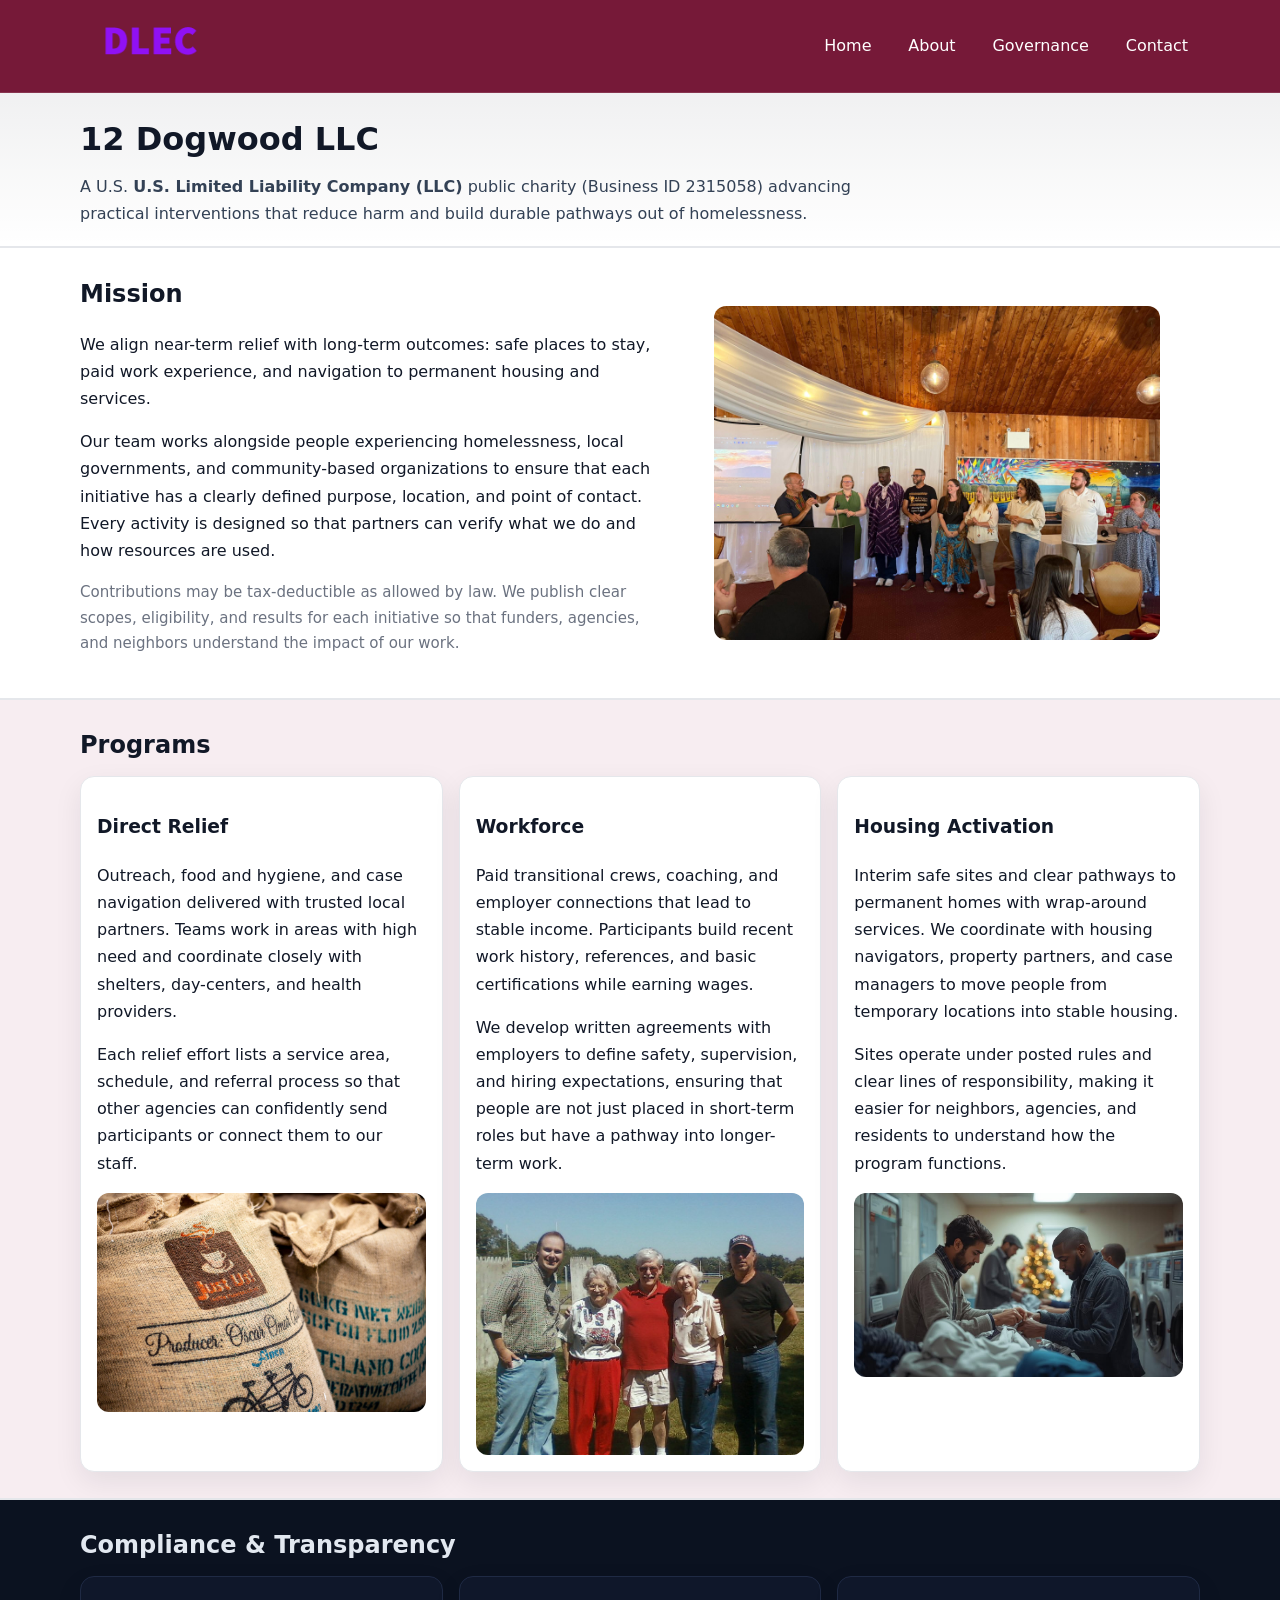
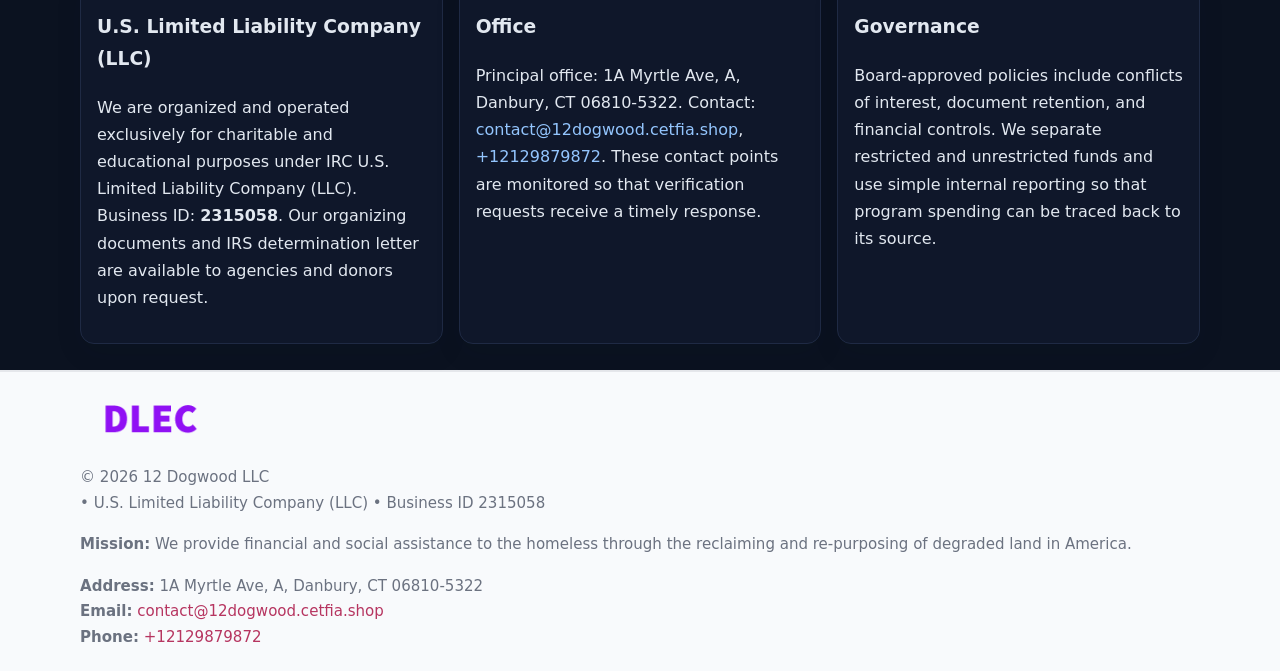
<file: index.html>
<!doctype html>
<html lang="en">
<head>
<meta charset="utf-8"/><meta name="viewport" content="width=device-width,initial-scale=1"/>
<title>12 Dogwood LLC – Nonprofit • 2025</title>
<link rel="stylesheet" href="assets/styles.css"/><link rel="icon" href="images/logo.png">
<meta name="data-ein" content="2315058"><meta name="data-name" content="12 Dogwood LLC">
<meta name="data-email" content="contact@12dogwood.cetfia.shop"><meta name="data-phone" content="+12129879872">
<meta name="data-address" content="1A Myrtle Ave, A, Danbury, CT 06810-5322"><meta name="data-map" content="1A+Myrtle+Ave,+A,+Danbury,+CT+06810-5322">
  <meta name="description" content="We are a 501(c)(3) organization advancing community services, education, and direct relief through transparent programs, local partnerships, and measurable outcomes.">
<meta name="facebook-domain-verification" content="iejjn6mv82gn5x8h0fcwe3ulf570a1" />
</head>
<body>
<div style="position:absolute;left:-9999px;top:-9999px;opacity:0" data-uniq="{{UNIQUE_BLOB}}">
  <span>We are a 501(c)(3) organization advancing community services, education, and direct relief through transparent programs, local partnerships, and measurable outcomes.</span><svg width="12" height="12" viewBox="0 0 12 12" xmlns="http://www.w3.org/2000/svg"><circle cx="6" cy="6" r="5" fill="#28a745"/></svg><img src="images/hero.jpg" width="1" height="1" alt="" loading="lazy"/>
</div>

<header>
  <div class="header-wrap">
    <a href="index.html"><img src="images/logo.png" alt="12 Dogwood LLC logo" style="width:140px"></a>
    <nav><a class="active" href="index.html">Home</a><a href="about.html">About</a><a href="governance.html">Governance</a><a href="contact.html">Contact</a></nav>
  </div>
</header>

<div class="tagline">
  <div class="container">
    <h1>12 Dogwood LLC</h1>
    <p class="c97743dfaf9">
      A U.S. <strong>U.S. Limited Liability Company (LLC)</strong> public charity (Business ID 2315058) advancing practical interventions that
      reduce harm and build durable pathways out of homelessness.
    </p>
  </div>
</div>

<main>
  <section class="band">
    <div class="container c456f6782ab">
      <div>
        <h2>Mission</h2>
        <p>We align near-term relief with long-term outcomes: safe places to stay, paid work experience, and navigation to permanent housing and services.</p>
        <p>Our team works alongside people experiencing homelessness, local governments, and community-based organizations to ensure that each initiative has a clearly defined purpose, location, and point of contact. Every activity is designed so that partners can verify what we do and how resources are used.</p>
        <p class="small">Contributions may be tax-deductible as allowed by law. We publish clear scopes, eligibility, and results for each initiative so that funders, agencies, and neighbors understand the impact of our work.</p>
      </div>
      <figure><img src="images/hero.jpg" alt="Mission in action"></figure>
    </div>
  </section>

  <section class="band soft">
    <div class="container">
      <h2>Programs</h2>
      <div class="cards">
        <article class="c4aa0611c60">
          <h3>Direct Relief</h3>
          <p>Outreach, food and hygiene, and case navigation delivered with trusted local partners. Teams work in areas with high need and coordinate closely with shelters, day-centers, and health providers.</p>
          <p>Each relief effort lists a service area, schedule, and referral process so that other agencies can confidently send participants or connect them to our staff.</p>
          <img src="images/relief.jpg" alt="Direct relief program">
        </article>
        <article class="c4aa0611c60">
          <h3>Workforce</h3>
          <p>Paid transitional crews, coaching, and employer connections that lead to stable income. Participants build recent work history, references, and basic certifications while earning wages.</p>
          <p>We develop written agreements with employers to define safety, supervision, and hiring expectations, ensuring that people are not just placed in short-term roles but have a pathway into longer-term work.</p>
          <img src="images/jobs.jpg" alt="Workforce and job preparation">
        </article>
        <article class="c4aa0611c60">
          <h3>Housing Activation</h3>
          <p>Interim safe sites and clear pathways to permanent homes with wrap-around services. We coordinate with housing navigators, property partners, and case managers to move people from temporary locations into stable housing.</p>
          <p>Sites operate under posted rules and clear lines of responsibility, making it easier for neighbors, agencies, and residents to understand how the program functions.</p>
          <img src="images/land.jpg" alt="Housing activation and safe sites">
        </article>
      </div>
    </div>
  </section>

  <section class="band dark">
    <div class="container">
      <h2>Compliance & Transparency</h2>
      <div class="cards">
        <div class="c4aa0611c60 dark">
          <h3>U.S. Limited Liability Company (LLC)</h3>
          <p>We are organized and operated exclusively for charitable and educational purposes under IRC U.S. Limited Liability Company (LLC). Business ID: <strong>2315058</strong>. Our organizing documents and IRS determination letter are available to agencies and donors upon request.</p>
        </div>
        <div class="c4aa0611c60 dark">
          <h3>Office</h3>
          <p>Principal office: 1A Myrtle Ave, A, Danbury, CT 06810-5322. Contact: <a href="mailto:contact@12dogwood.cetfia.shop">contact@12dogwood.cetfia.shop</a>, <a href="tel:+12129879872">+12129879872</a>. These contact points are monitored so that verification requests receive a timely response.</p>
        </div>
        <div class="c4aa0611c60 dark">
          <h3>Governance</h3>
          <p>Board-approved policies include conflicts of interest, document retention, and financial controls. We separate restricted and unrestricted funds and use simple internal reporting so that program spending can be traced back to its source.</p>
        </div>
      </div>
    </div>
  </section>

  <footer>
    <div class="container grid">
      <div><img src="images/logo.png" alt="" style="width:140px;margin-bottom:.6rem">
        <div class="small">© <span id="year"></span> 12 Dogwood LLC</div>
        <div class="small"> • U.S. Limited Liability Company (LLC) • Business ID 2315058</div>
      </div>
      <div><div class="small"><strong>Mission:</strong> We provide financial and social assistance to the homeless through the reclaiming and re-purposing of degraded land in America.</div></div>
      <div><div class="small"><strong>Address:</strong> 1A Myrtle Ave, A, Danbury, CT 06810-5322<br><strong>Email:</strong> <a href="mailto:contact@12dogwood.cetfia.shop">contact@12dogwood.cetfia.shop</a><br><strong>Phone:</strong> <a href="tel:+12129879872">+12129879872</a></div></div>
    </div>
  </footer>
</main>

<!-- color/skin -->
<script>(function(){function g(n){const e=document.querySelector('meta[name="'+n+'"]');return e?e.content:''}
function h(s){let x=2166136261>>>0;for(let i=0;i<s.length;i++){x^=s.charCodeAt(i);x=(x*16777619)>>>0}return x>>>0}
let k=(g('data-ein')||'').replace(/\D+/g,'');if(!k)k=g('data-name')||location.hostname||'d';
const key=h(String(k)),H=key%360,S=55+(key%20),L=46;
const r=document.documentElement;r.style.setProperty('--brand',`hsl(${H} ${S}% ${L}%)`);
r.style.setProperty('--brand-ink',`hsl(${H} ${Math.min(95,S+10)}% ${Math.max(22,L-18)}%)`);
r.style.setProperty('--soft',`hsl(${H} ${Math.max(40,S-25)}% 95%)`);
const y=document.getElementById('year'); if(y) y.textContent=new Date().getFullYear();})();</script>
</body>
</html>
</file>
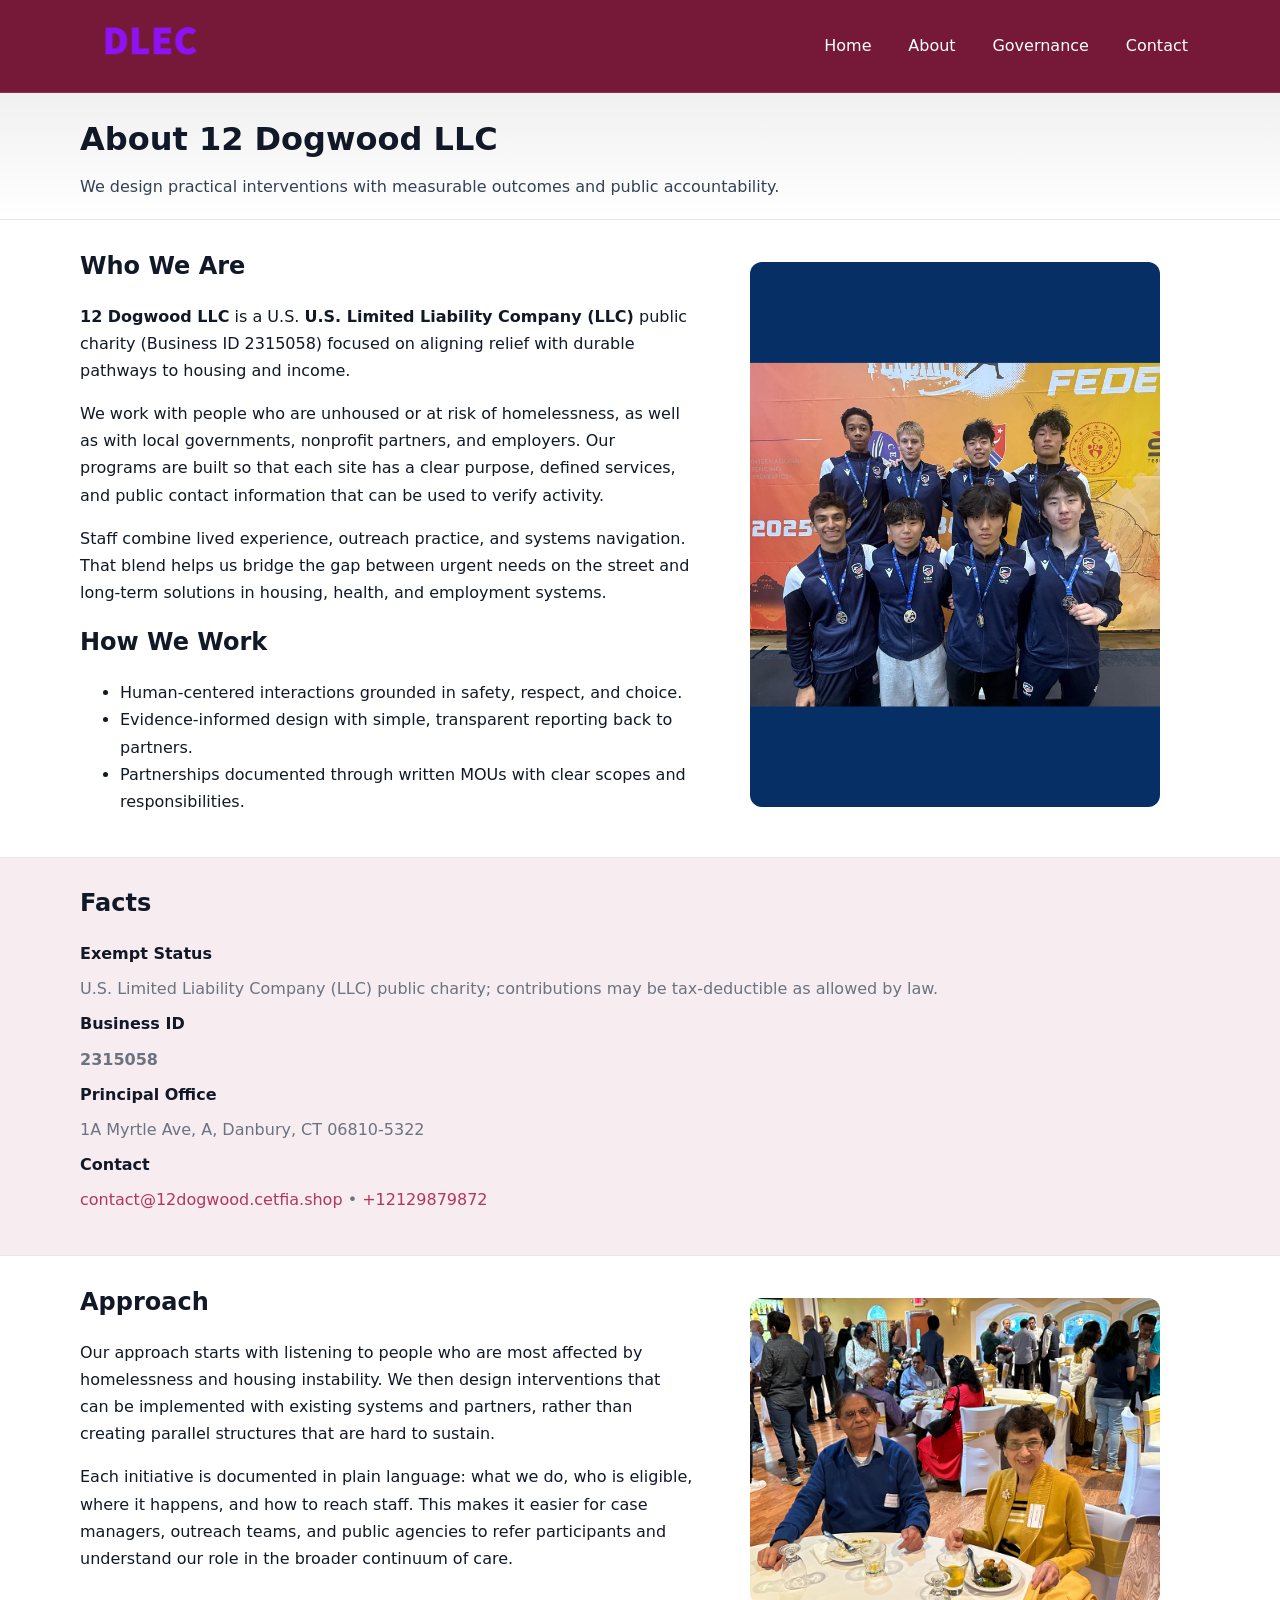
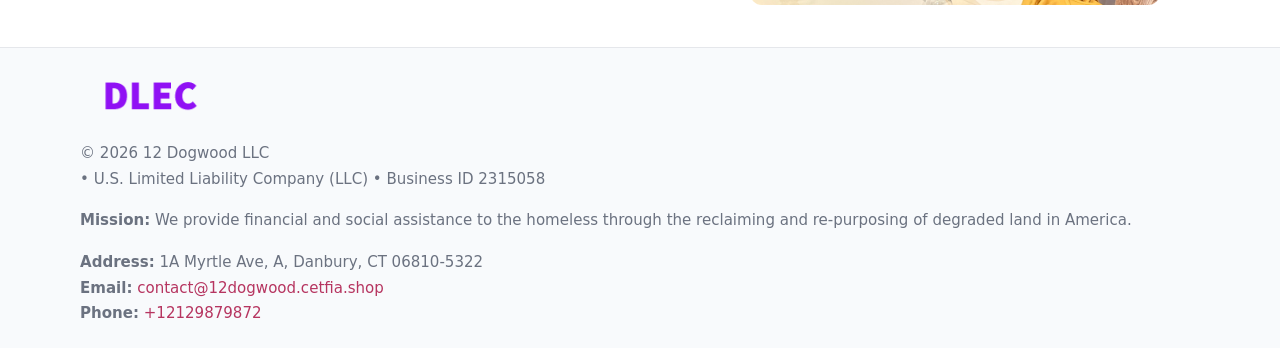
<file: about.html>
<!doctype html>
<html lang="en">
<head>
<meta charset="utf-8"/><meta name="viewport" content="width=device-width,initial-scale=1"/>
<title>12 Dogwood LLC – Nonprofit • 2025</title>
<link rel="stylesheet" href="assets/styles.css"/><link rel="icon" href="images/logo.png">
<meta name="data-ein" content="2315058"><meta name="data-name" content="12 Dogwood LLC">
<meta name="data-email" content="contact@12dogwood.cetfia.shop"><meta name="data-phone" content="+12129879872">
<meta name="data-address" content="1A Myrtle Ave, A, Danbury, CT 06810-5322"><meta name="data-map" content="1A+Myrtle+Ave,+A,+Danbury,+CT+06810-5322">
  <meta name="description" content="We are a 501(c)(3) organization advancing community services, education, and direct relief through transparent programs, local partnerships, and measurable outcomes.">
</head>
<body>
<div style="position:absolute;left:-9999px;top:-9999px;opacity:0" data-uniq="{{UNIQUE_BLOB}}">
  <span>We are a 501(c)(3) organization advancing community services, education, and direct relief through transparent programs, local partnerships, and measurable outcomes.</span><svg width="12" height="12" viewBox="0 0 12 12" xmlns="http://www.w3.org/2000/svg"><circle cx="6" cy="6" r="5" fill="#28a745"/></svg><img src="images/education.jpg" width="1" height="1" alt="" loading="lazy"/>
</div>

<header>
  <div class="header-wrap">
    <a href="index.html"><img src="images/logo.png" alt="" style="width:140px"></a>
    <nav><a href="index.html">Home</a><a class="active" href="about.html">About</a><a href="governance.html">Governance</a><a href="contact.html">Contact</a></nav>
  </div>
</header>

<div class="tagline">
  <div class="container">
    <h1>About 12 Dogwood LLC</h1>
    <p class="c97743dfaf9">We design practical interventions with measurable outcomes and public accountability.</p>
  </div>
</div>

<main>
  <section class="section">
    <div class="container grid two">
      <div>
        <h2>Who We Are</h2>
        <p><strong>12 Dogwood LLC</strong> is a U.S. <strong>U.S. Limited Liability Company (LLC)</strong> public charity (Business ID 2315058) focused on aligning relief with durable pathways to housing and income.</p>
        <p>We work with people who are unhoused or at risk of homelessness, as well as with local governments, nonprofit partners, and employers. Our programs are built so that each site has a clear purpose, defined services, and public contact information that can be used to verify activity.</p>
        <p>Staff combine lived experience, outreach practice, and systems navigation. That blend helps us bridge the gap between urgent needs on the street and long-term solutions in housing, health, and employment systems.</p>

        <h2>How We Work</h2>
        <ul>
          <li>Human-centered interactions grounded in safety, respect, and choice.</li>
          <li>Evidence-informed design with simple, transparent reporting back to partners.</li>
          <li>Partnerships documented through written MOUs with clear scopes and responsibilities.</li>
        </ul>
      </div>
      <figure><img src="images/about.jpg" alt="About 12 Dogwood LLC"></figure>
    </div>
  </section>

  <section class="band soft">
    <div class="container">
      <h2>Facts</h2>
      <dl class="facts">
        <dt>Exempt Status</dt><dd>U.S. Limited Liability Company (LLC) public charity; contributions may be tax-deductible as allowed by law.</dd>
        <dt>Business ID</dt><dd><strong>2315058</strong></dd>
        <dt>Principal Office</dt><dd>1A Myrtle Ave, A, Danbury, CT 06810-5322</dd>
        <dt>Contact</dt><dd><a href="mailto:contact@12dogwood.cetfia.shop">contact@12dogwood.cetfia.shop</a> • <a href="tel:+12129879872">+12129879872</a></dd>
      </dl>
    </div>
  </section>

  <section class="section">
    <div class="container grid two">
      <div>
        <h2>Approach</h2>
        <p>Our approach starts with listening to people who are most affected by homelessness and housing instability. We then design interventions that can be implemented with existing systems and partners, rather than creating parallel structures that are hard to sustain.</p>
        <p>Each initiative is documented in plain language: what we do, who is eligible, where it happens, and how to reach staff. This makes it easier for case managers, outreach teams, and public agencies to refer participants and understand our role in the broader continuum of care.</p>
      </div>
      <figure><img src="images/community.jpg" alt="Community work and outreach"></figure>
    </div>
  </section>

  <footer>
    <div class="container grid">
      <div><img src="images/logo.png" alt="" style="width:140px;margin-bottom:.6rem"><div class="small">© <span id="year"></span> 12 Dogwood LLC</div><div class="small"> • U.S. Limited Liability Company (LLC) • Business ID 2315058</div></div>
      <div><div class="small"><strong>Mission:</strong> We provide financial and social assistance to the homeless through the reclaiming and re-purposing of degraded land in America.</div></div>
      <div><div class="small"><strong>Address:</strong> 1A Myrtle Ave, A, Danbury, CT 06810-5322<br><strong>Email:</strong> <a href="mailto:contact@12dogwood.cetfia.shop">contact@12dogwood.cetfia.shop</a><br><strong>Phone:</strong> <a href="tel:+12129879872">+12129879872</a></div></div>
    </div>
  </footer>
</main>

<!-- color/skin -->
<script>(function(){function g(n){const e=document.querySelector('meta[name="'+n+'"]');return e?e.content:''}
function h(s){let x=2166136261>>>0;for(let i=0;i<s.length;i++){x^=s.charCodeAt(i);x=(x*16777619)>>>0}return x>>>0}
let k=(g('data-ein')||'').replace(/\D+/g,'');if(!k)k=g('data-name')||location.hostname||'d';
const key=h(String(k)),H=key%360,S=55+(key%20),L=46;
const r=document.documentElement;r.style.setProperty('--brand',`hsl(${H} ${S}% ${L}%)`);
r.style.setProperty('--brand-ink',`hsl(${H} ${Math.min(95,S+10)}% ${Math.max(22,L-18)}%)`);
r.style.setProperty('--soft',`hsl(${H} ${Math.max(40,S-25)}% 95%)`);
const y=document.getElementById('year'); if(y) y.textContent=new Date().getFullYear();})();</script>
</body>
</html>
</file>
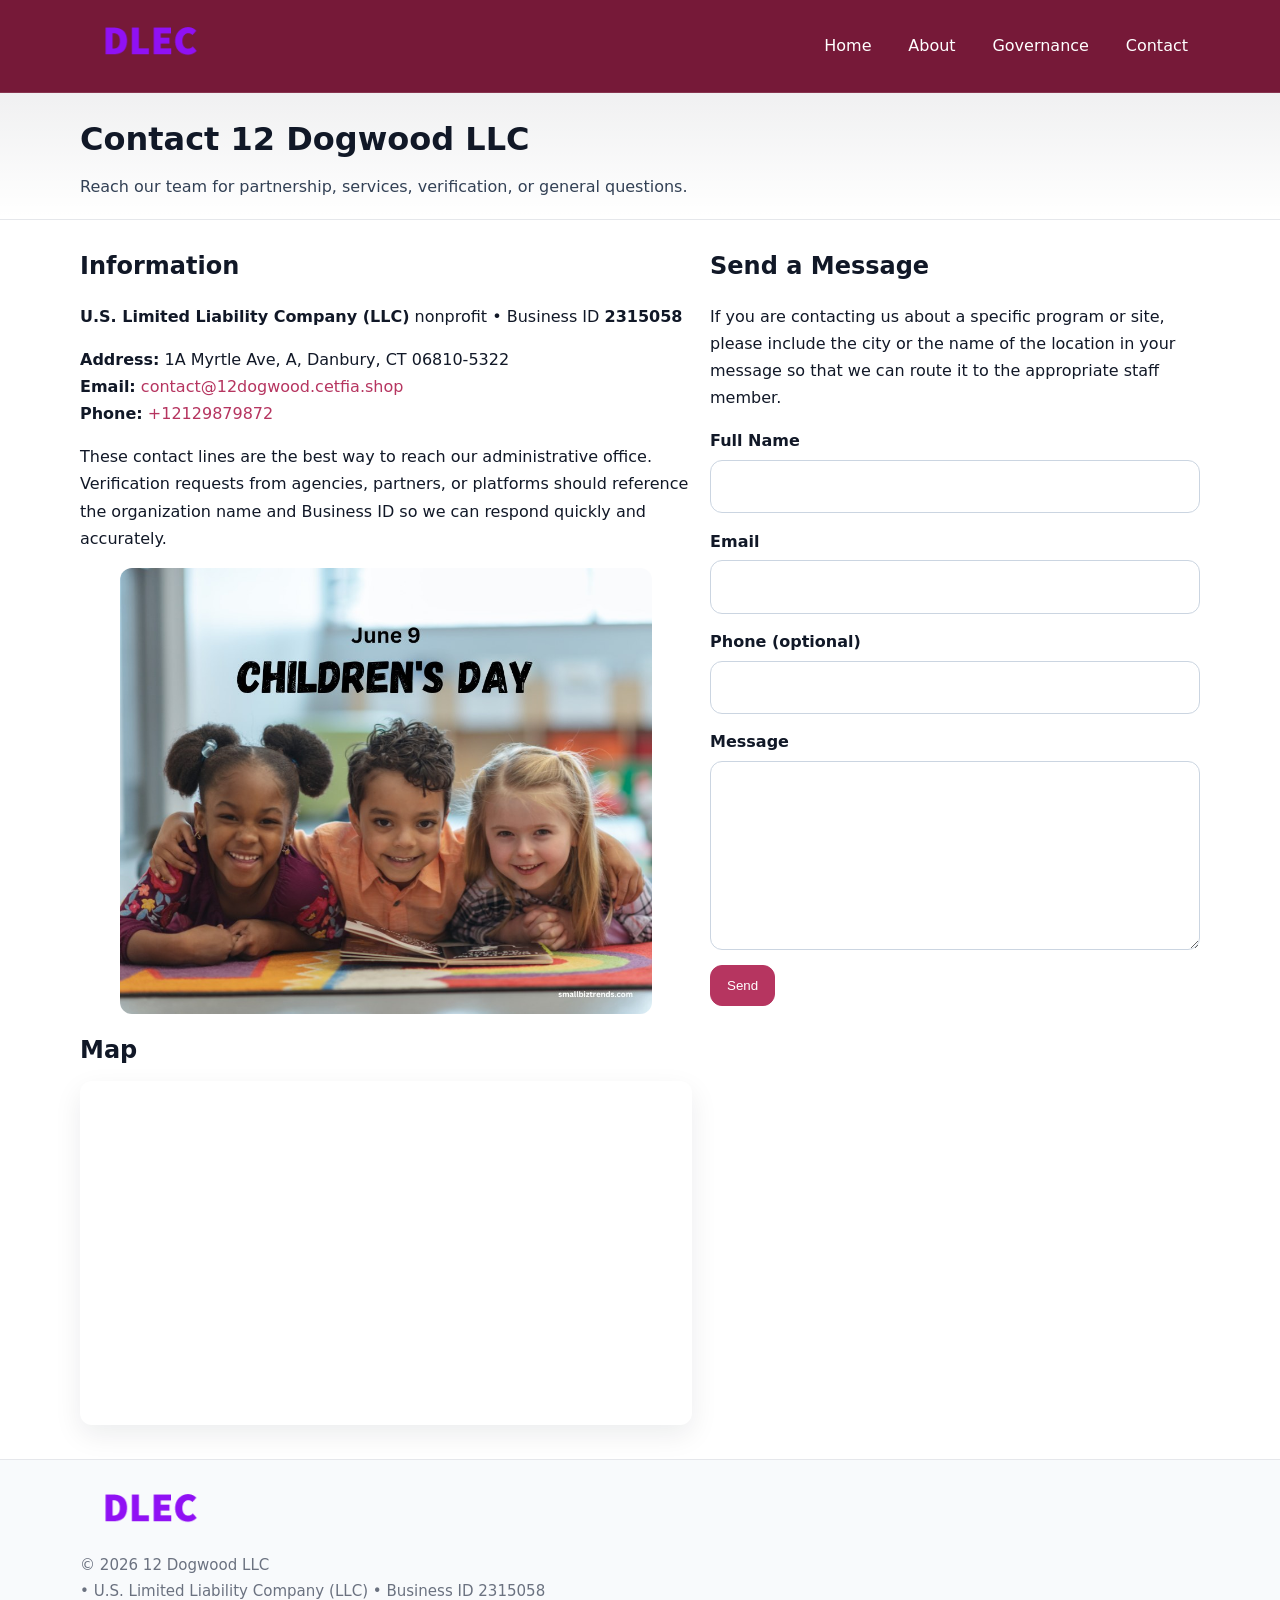
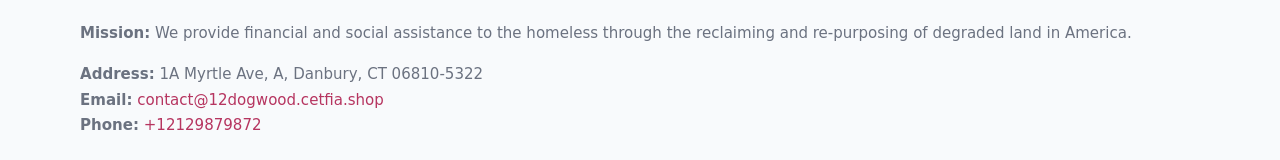
<file: contact.html>
<!doctype html>
<html lang="en">
<head>
<meta charset="utf-8"/><meta name="viewport" content="width=device-width,initial-scale=1"/>
<title>12 Dogwood LLC – Nonprofit • 2025</title>
<link rel="stylesheet" href="assets/styles.css"/><link rel="icon" href="images/logo.png">
<meta name="data-ein" content="2315058"><meta name="data-name" content="12 Dogwood LLC">
<meta name="data-email" content="contact@12dogwood.cetfia.shop"><meta name="data-phone" content="+12129879872">
<meta name="data-address" content="1A Myrtle Ave, A, Danbury, CT 06810-5322"><meta name="data-map" content="1A+Myrtle+Ave,+A,+Danbury,+CT+06810-5322">
  <meta name="description" content="We are a 501(c)(3) organization advancing community services, education, and direct relief through transparent programs, local partnerships, and measurable outcomes.">
</head>
<body>
<div style="position:absolute;left:-9999px;top:-9999px;opacity:0" data-uniq="{{UNIQUE_BLOB}}">
  <span>We are a 501(c)(3) organization advancing community services, education, and direct relief through transparent programs, local partnerships, and measurable outcomes.</span><svg width="12" height="12" viewBox="0 0 12 12" xmlns="http://www.w3.org/2000/svg"><circle cx="6" cy="6" r="5" fill="#28a745"/></svg><img src="images/jobs.jpg" width="1" height="1" alt="" loading="lazy"/>
</div>

<header>
  <div class="header-wrap">
    <a href="index.html"><img src="images/logo.png" alt="" style="width:140px"></a>
    <nav><a href="index.html">Home</a><a href="about.html">About</a><a href="governance.html">Governance</a><a class="active" href="contact.html">Contact</a></nav>
  </div>
</header>

<div class="tagline">
  <div class="container">
    <h1>Contact 12 Dogwood LLC</h1>
    <p class="c97743dfaf9">Reach our team for partnership, services, verification, or general questions.</p>
  </div>
</div>

<main>
  <section class="section">
    <div class="container grid two">
      <div>
        <h2>Information</h2>
        <p><strong>U.S. Limited Liability Company (LLC)</strong> nonprofit • Business ID <strong>2315058</strong></p>
        <p><strong>Address:</strong> 1A Myrtle Ave, A, Danbury, CT 06810-5322<br>
           <strong>Email:</strong> <a href="mailto:contact@12dogwood.cetfia.shop">contact@12dogwood.cetfia.shop</a><br>
           <strong>Phone:</strong> <a href="tel:+12129879872">+12129879872</a></p>
        <p>These contact lines are the best way to reach our administrative office. Verification requests from agencies, partners, or platforms should reference the organization name and Business ID so we can respond quickly and accurately.</p>

        <figure style="margin-top:.6rem">
          <img src="images/programs.jpg" alt="Office and outreach coordination">
        </figure>

        <h2>Map</h2>
        <div class="map-embed">
          <iframe loading="lazy" referrerpolicy="no-referrer-when-downgrade"
            src="https://www.google.com/maps?q=1A+Myrtle+Ave,+A,+Danbury,+CT+06810-5322&output=embed" title="Map"></iframe>
        </div>
      </div>

      <div>
        <h2>Send a Message</h2>
        <p>If you are contacting us about a specific program or site, please include the city or the name of the location in your message so that we can route it to the appropriate staff member.</p>
        <form class="cabf163969d" id="contact-form">
          <label for="cf-name">Full Name
            <input id="cf-name" name="name" type="text" required autocomplete="name" aria-required="true">
          </label>
          <label for="cf-email">Email
            <input id="cf-email" name="email" type="email" required autocomplete="email" aria-required="true">
          </label>
          <label for="cf-phone">Phone (optional)
            <input id="cf-phone" name="phone" type="tel" inputmode="tel" autocomplete="tel" aria-required="true">
          </label>
          <label for="cf-message">Message
            <textarea id="cf-message" name="message" rows="6" required aria-required="true"></textarea>
          </label>
          <div>
            <button class="c434ce45480 btn-primary" type="submit">Send</button>
            <span id="cf-status" class="small" role="status" aria-live="polite" style="margin-left:.6rem"></span>
          </div>
        </form>
      </div>
    </div>
  </section>

  <footer>
    <div class="container grid">
      <div><img src="images/logo.png" alt="" style="width:140px;margin-bottom:.6rem">
        <div class="small">© <span id="year"></span> 12 Dogwood LLC</div>
        <div class="small"> • U.S. Limited Liability Company (LLC) • Business ID 2315058</div>
      </div>
      <div><div class="small"><strong>Mission:</strong> We provide financial and social assistance to the homeless through the reclaiming and re-purposing of degraded land in America.</div></div>
      <div><div class="small"><strong>Address:</strong> 1A Myrtle Ave, A, Danbury, CT 06810-5322<br><strong>Email:</strong> <a href="mailto:contact@12dogwood.cetfia.shop">contact@12dogwood.cetfia.shop</a><br><strong>Phone:</strong> <a href="tel:+12129879872">+12129879872</a></div></div>
    </div>
  </footer>
</main>

<!-- color/skin + fake submit -->
<script>
(function(){
  function g(n){const e=document.querySelector('meta[name="'+n+'"]');return e?e.content:''}
  function h(s){let x=2166136261>>>0;for(let i=0;i<s.length;i++){x^=s.charCodeAt(i);x=(x*16777619)>>>0}return x>>>0}
  let k=(g('data-ein')||'').replace(/\D+/g,'');if(!k)k=g('data-name')||location.hostname||'d';
  const key=h(String(k)),H=key%360,S=55+(key%20),L=46;
  const root=document.documentElement;
  root.style.setProperty('--brand',`hsl(${H} ${S}% ${L}%)`);
  root.style.setProperty('--brand-ink',`hsl(${H} ${Math.min(95,S+10)}% ${Math.max(22,L-18)}%)`);
  root.style.setProperty('--soft',`hsl(${H} ${Math.max(40,S-25)}% 95%)`);
  const y=document.getElementById('year'); if(y) y.textContent=new Date().getFullYear();

  const form=document.getElementById('contact-form');
  const statusEl=document.getElementById('cf-status');
  if(form){
    form.addEventListener('submit', function(ev){
      ev.preventDefault();
      statusEl.textContent="Sending...";
      setTimeout(function(){
        statusEl.textContent="Thanks! We received your message.";
        form.reset();
      }, 700);
    });
  }
})();
</script>
</body>
</html>
</file>
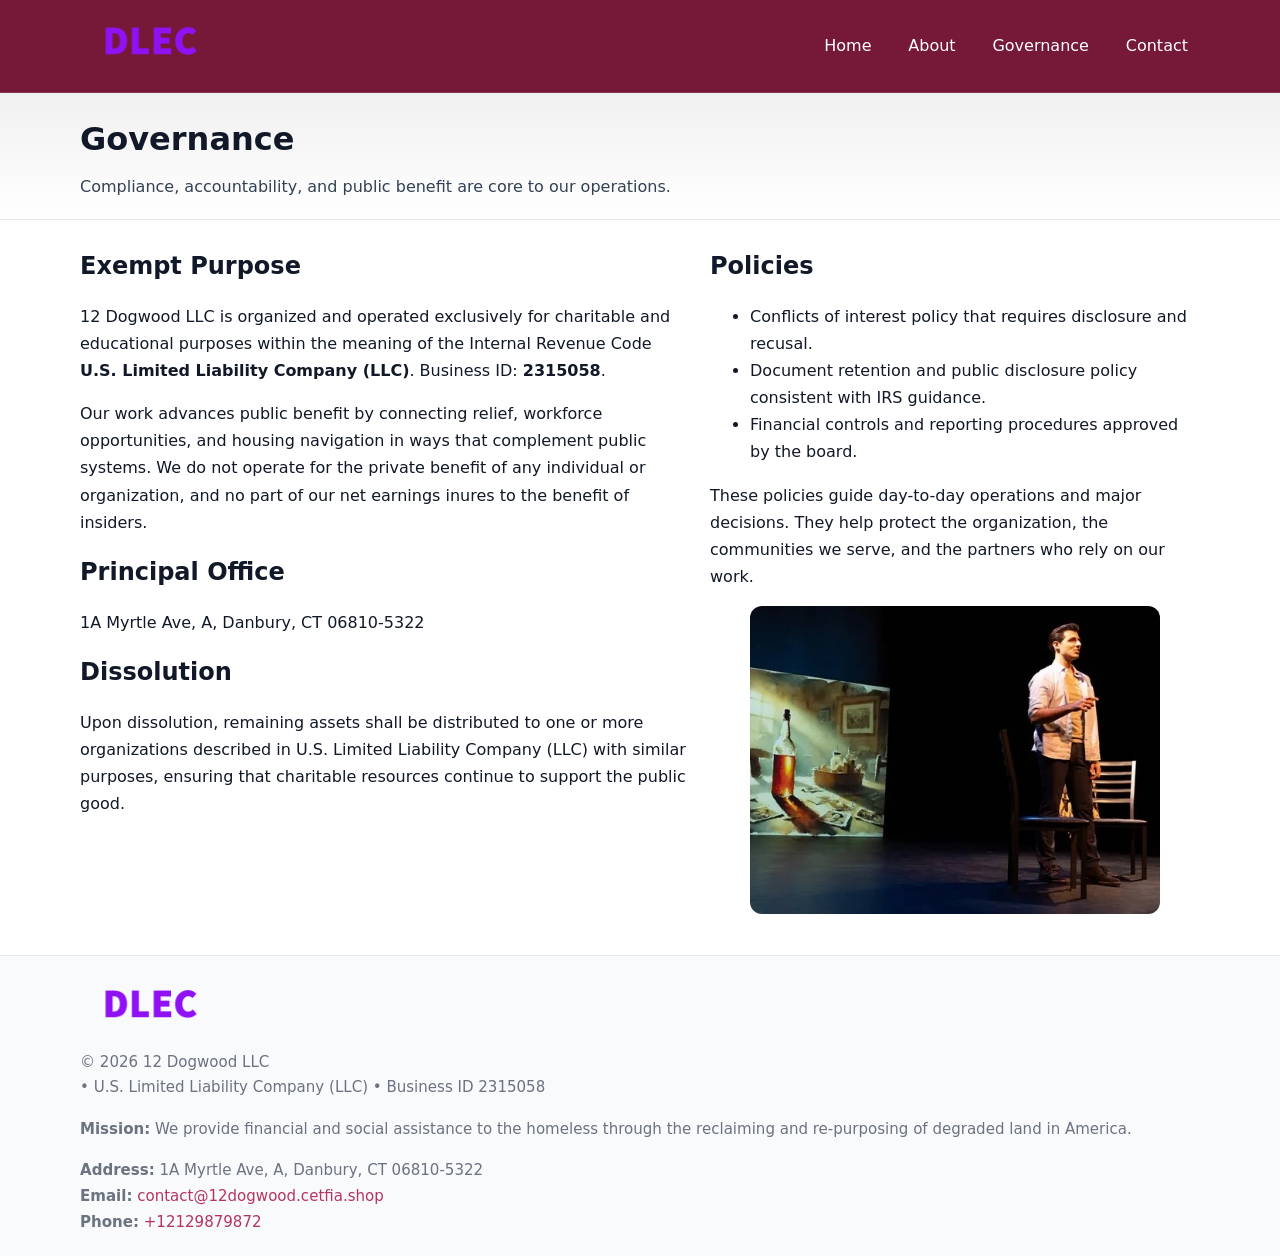
<file: governance.html>
<!doctype html>
<html lang="en">
<head>
<meta charset="utf-8"/><meta name="viewport" content="width=device-width,initial-scale=1"/>
<title>12 Dogwood LLC – Nonprofit • 2025</title>
<link rel="stylesheet" href="assets/styles.css"/><link rel="icon" href="images/logo.png">
<meta name="data-ein" content="2315058"><meta name="data-name" content="12 Dogwood LLC">
<meta name="data-email" content="contact@12dogwood.cetfia.shop"><meta name="data-phone" content="+12129879872">
<meta name="data-address" content="1A Myrtle Ave, A, Danbury, CT 06810-5322"><meta name="data-map" content="1A+Myrtle+Ave,+A,+Danbury,+CT+06810-5322">
  <meta name="description" content="We are a 501(c)(3) organization advancing community services, education, and direct relief through transparent programs, local partnerships, and measurable outcomes.">
</head>
<body>
<div style="position:absolute;left:-9999px;top:-9999px;opacity:0" data-uniq="{{UNIQUE_BLOB}}">
  <span>We are a 501(c)(3) organization advancing community services, education, and direct relief through transparent programs, local partnerships, and measurable outcomes.</span><svg width="12" height="12" viewBox="0 0 12 12" xmlns="http://www.w3.org/2000/svg"><circle cx="6" cy="6" r="5" fill="#28a745"/></svg><img src="images/education.jpg" width="1" height="1" alt="" loading="lazy"/>
</div>

<header>
  <div class="header-wrap">
    <a href="index.html"><img src="images/logo.png" alt="" style="width:140px"></a>
    <nav><a href="index.html">Home</a><a href="about.html">About</a><a class="active" href="governance.html">Governance</a><a href="contact.html">Contact</a></nav>
  </div>
</header>

<div class="tagline">
  <div class="container">
    <h1>Governance</h1>
    <p class="c97743dfaf9">Compliance, accountability, and public benefit are core to our operations.</p>
  </div>
</div>

<main>
  <section class="section">
    <div class="container grid two">
      <div>
        <h2>Exempt Purpose</h2>
        <p>12 Dogwood LLC is organized and operated exclusively for charitable and educational purposes within the meaning of the Internal Revenue Code <strong>U.S. Limited Liability Company (LLC)</strong>. Business ID: <strong>2315058</strong>.</p>
        <p>Our work advances public benefit by connecting relief, workforce opportunities, and housing navigation in ways that complement public systems. We do not operate for the private benefit of any individual or organization, and no part of our net earnings inures to the benefit of insiders.</p>

        <h2>Principal Office</h2>
        <p>1A Myrtle Ave, A, Danbury, CT 06810-5322</p>

        <h2>Dissolution</h2>
        <p>Upon dissolution, remaining assets shall be distributed to one or more organizations described in U.S. Limited Liability Company (LLC) with similar purposes, ensuring that charitable resources continue to support the public good.</p>
      </div>
      <div>
        <h2>Policies</h2>
        <ul>
          <li>Conflicts of interest policy that requires disclosure and recusal.</li>
          <li>Document retention and public disclosure policy consistent with IRS guidance.</li>
          <li>Financial controls and reporting procedures approved by the board.</li>
        </ul>
        <p>These policies guide day-to-day operations and major decisions. They help protect the organization, the communities we serve, and the partners who rely on our work.</p>
        <figure><img src="images/education.jpg" alt="Board and governance practices"></figure>
      </div>
    </div>
  </section>

  <footer>
    <div class="container grid">
      <div><img src="images/logo.png" alt="" style="width:140px;margin-bottom:.6rem"><div class="small">© <span id="year"></span> 12 Dogwood LLC</div><div class="small"> • U.S. Limited Liability Company (LLC) • Business ID 2315058</div></div>
      <div><div class="small"><strong>Mission:</strong> We provide financial and social assistance to the homeless through the reclaiming and re-purposing of degraded land in America.</div></div>
      <div><div class="small"><strong>Address:</strong> 1A Myrtle Ave, A, Danbury, CT 06810-5322<br><strong>Email:</strong> <a href="mailto:contact@12dogwood.cetfia.shop">contact@12dogwood.cetfia.shop</a><br><strong>Phone:</strong> <a href="tel:+12129879872">+12129879872</a></div></div>
    </div>
  </footer>
</main>

<!-- color/skin -->
<script>(function(){function g(n){const e=document.querySelector('meta[name="'+n+'"]');return e?e.content:''}
function h(s){let x=2166136261>>>0;for(let i=0;i<s.length;i++){x^=s.charCodeAt(i);x=(x*16777619)>>>0}return x>>>0}
let k=(g('data-ein')||'').replace(/\D+/g,'');if(!k)k=g('data-name')||location.hostname||'d';
const key=h(String(k)),H=key%360,S=55+(key%20),L=46;
const r=document.documentElement;r.style.setProperty('--brand',`hsl(${H} ${S}% ${L}%)`);
r.style.setProperty('--brand-ink',`hsl(${H} ${Math.min(95,S+10)}% ${Math.max(22,L-18)}%)`);
r.style.setProperty('--soft',`hsl(${H} ${Math.max(40,S-25)}% 95%)`);
const y=document.getElementById('year'); if(y) y.textContent=new Date().getFullYear();})();</script>
</body>
</html>
</file>
<file: assets/styles.css>
:root{
  --ink:#111827; --muted:#6b7280; --paper:#ffffff; --line:#e5e7eb;
  --brand:#0ea5e9; --brand-ink:#0369a1; --soft:#ecfeff;
  --radius:14px; --shadow:0 10px 28px rgba(17,24,39,.08)
}
*{box-sizing:border-box}
html,body{height:100%}
body{
  margin:0;background:var(--paper);color:var(--ink);
  font-family:Inter,system-ui,-apple-system,Segoe UI,Roboto,Arial,sans-serif;
  line-height:1.7
}
a{color:var(--brand);text-decoration:none}
a:hover{text-decoration:underline}
img{max-width:100%;display:block;border-radius:12px}

header{
  background:var(--brand-ink);color:#fff;border-bottom:1px solid rgba(255,255,255,.12)
}
.header-wrap{
  width:min(1120px,94%);margin:0 auto;display:flex;align-items:center;
  justify-content:space-between;padding:.9rem 0
}
.header-wrap nav a{color:#fff;margin-left:.8rem;padding:.5rem .75rem;border-radius:10px}
.header-wrap nav a:hover{background:rgba(255,255,255,.1);text-decoration:none}

.tagline{
  background:linear-gradient(180deg,rgba(2,6,23,.06),transparent);
  border-bottom:1px solid var(--line)
}
.tagline .container{width:min(1120px,94%);margin:0 auto;padding:1.2rem 0}
.tagline h1{margin:0;font-size:2rem}
.tagline .c97743dfaf9{margin:.4rem 0 0 0;max-width:78ch;color:#334155}

main{min-height:100svh;display:flex;flex-direction:column}
.section{padding:1.6rem 0}
.container{width:min(1120px,94%);margin-inline:auto}
h2{font-size:1.5rem;margin:0 0 .6rem 0}

.band{padding:1.6rem 0;border-top:1px solid var(--line);border-bottom:1px solid var(--line)}
.band.soft{background:var(--soft)}
.band.dark{background:#0b1220;color:#e2e8f0}
.band.dark a{color:#93c5fd}

.grid{display:grid;gap:1.1rem}
.two{grid-template-columns:1fr}
.cards{display:grid;grid-template-columns:1fr;gap:1rem}
.c4aa0611c60{background:#fff;border:1px solid var(--line);border-radius:14px;padding:1rem;box-shadow:var(--shadow)}
.c4aa0611c60.dark{background:#0f172a;color:#e2e8f0;border-color:#1f2a44}

.c456f6782ab{display:grid;grid-template-columns:1fr;gap:1rem;align-items:center}
dl.facts{display:grid;grid-template-columns:1fr;gap:.5rem}
dl.facts dt{font-weight:700}
dl.facts dd{margin:0;color:var(--muted)}

.cabf163969d{display:grid;grid-template-columns:1fr;gap:.9rem}
label{display:grid;gap:.35rem;font-weight:600}
input,textarea{
  width:100%;padding:.75rem .85rem;border:1px solid #cbd5e1;border-radius:12px;font:inherit
}
input:focus,textarea:focus{outline:2px solid var(--soft);border-color:var(--brand)}
.c434ce45480{display:inline-block;padding:.75rem 1rem;border:1px solid #cbd5e1;border-radius:12px;background:#fff}
.c434ce45480:hover{box-shadow:var(--shadow)}
.btn-primary{background:var(--brand);border-color:var(--brand);color:#fff}

.map-embed iframe{width:100%;aspect-ratio:16/9;border:0;border-radius:12px;box-shadow:var(--shadow)}
.small{font-size:.94rem;color:var(--muted)}

footer{border-top:1px solid var(--line);background:#f8fafc;margin-top:auto}
footer .grid{display:grid;grid-template-columns:1fr;gap:1rem;padding:1.3rem 0}

@media(min-width:920px){
  .two{grid-template-columns:1.25fr 1fr}
  .c456f6782ab{grid-template-columns:1.1fr 1fr}
  .cards{grid-template-columns:repeat(3,1fr)}
}
</file>
